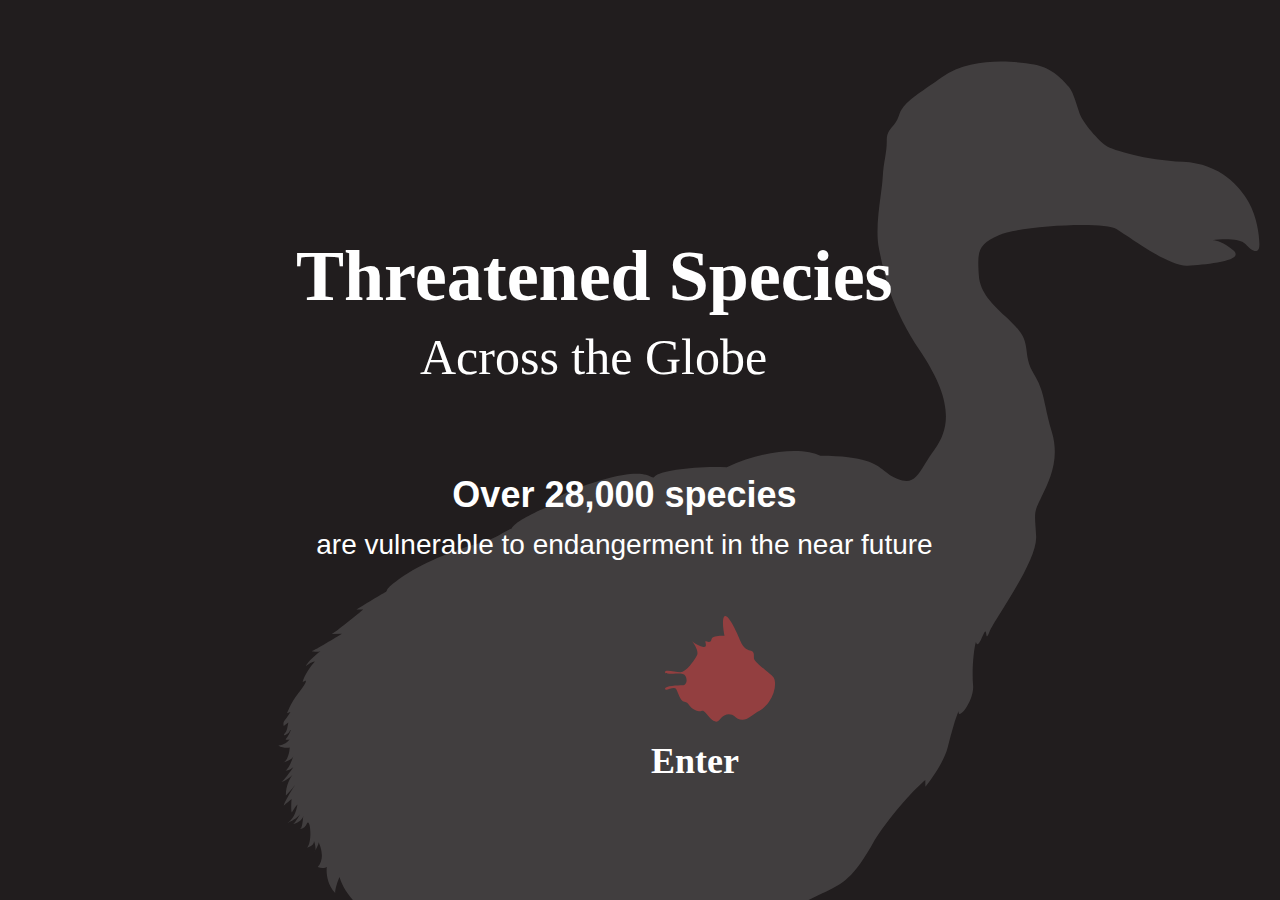
<file: index.html>
<html>

<head>
  <style>
  body  {
  background-image: url("background2.svg");
  /* background-color: #cccccc; */
}
  .header h1{
    position: absolute;
    width: 658px;
    height: 93px;
    left: calc(50% - 658px/2 - 15px);
    top: calc(45% - 93px/2 - 176.5px);

    font-family: Didot;
    font-style: normal;
    font-weight: bold;
    font-size: 72px;
    line-height: 93px;
    /* identical to box height */


    color: #FFFFFF;
    /* position: absolute;
    left: 45%;
    top: 26%;
    text-align: center;
    font-family: Didot;
    font-style: normal;
    font-weight: bold;
    font-size: 50px; */
  }
  .header2 h2{
    position: absolute;
width: 409px;
height: 81px;
left: calc(50% - 409px/2 - 15.5px);
top: calc(45% - 81px/2 - 89.5px);

font-family: Didot;
font-style: normal;
font-weight: normal;
font-size: 50px;
line-height: 81px;
/* identical to box height */


color: #FFFFFF;


/*
color: #FFFFFF; */
    /* position: absolute;
    left: 50%;
    top: 35%;
    text-align: center;
    color:white;
    font-family: Didot;
    font-style: normal;
    font-weight: normal;
    font-size: 38px; */
  }

  .header3 h3{
    position: absolute;
width: 1047px;
height: 41px;
left: calc(50% - 1047px/2 - 15.5px);
top: calc(45% - 41px/2 + 53.5px);

font-family: Arial;
font-style: normal;
font-weight: bold;
font-size: 36px;
line-height: 41px;
text-align: center;

color: #FFFFFF;

    /* position: absolute;
    left: 50%;
    top: 48%;
    text-align: center;
    color:white;
    font-family: Didot;
    font-style: normal;
    font-weight: normal;
    font-size: 26px; */
  }
  .header4 h4{
    position: absolute;
width: 1047px;
height: 32px;
left: calc(50% - 1047px/2 - 15.5px);
top: calc(45% - 32px/2 + 103px);

font-family: Arial;
font-style: normal;
font-weight: normal;
font-size: 28px;
line-height: 32px;
text-align: center;

color: #FFFFFF;

  }
  .selected{
    fill:#BE4C27;
  }
  .button{
    background-color: rgba(0, 0, 255, 0);
    border: none;
    position: absolute;
width: 114px;
height: 46px;
left: 638px;
top: 82%;

font-family: Didot;
font-style: normal;
font-weight: bold;
font-size: 36px;
line-height: 46px;
text-align: center;

color: #FFFFFF;
    /* font-family: Roboto;
    font-style: normal;
    font-weight: bold;
    color: white; */
  }

  .button:active{
    border: none;
  }

  a:-webkit-any-link {
    color: white;
    cursor: pointer;
    text-decoration: none;
}

  </style>
</head>

<body>
  <div class="header">
  <h1>
    Threatened Species
  </h1>
  </div>
  <div class="header2">
  <h2>
    Across the Globe
  </h2>
  </div>
  <div class="header3">
  <h3>
    Over 28,000 species
  </h3>
  </div>
  <div class="header4">
  <h4>
    are vulnerable to endangerment in the near future
  </h4>
  </div>
  <div class="control-group">
    <!-- <button onclick="a.href = 'index.html'"> Enter </button> -->
    <div class="button">
    <a href="test.html">Enter</a>
  </div>
    </button>
</div>
<br>
</body>
</file>
